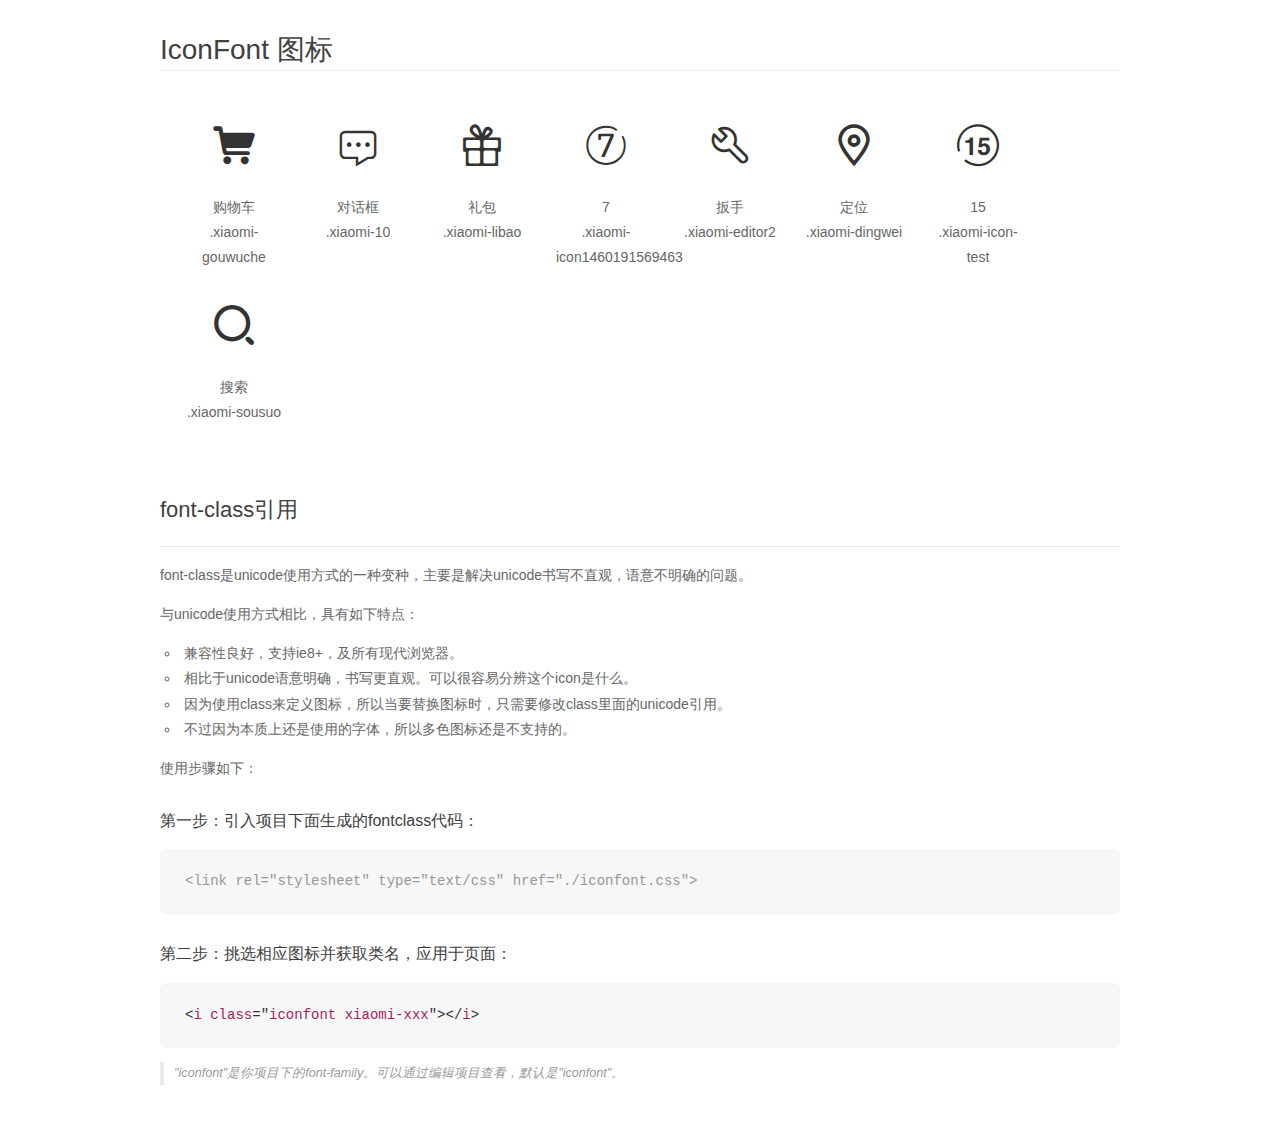
<file: css/font/demo_fontclass.html>
<!DOCTYPE html>
<html>
<head>
    <meta charset="utf-8"/>
    <title>IconFont</title>
    <link rel="stylesheet" href="demo.css">
    <link rel="stylesheet" href="iconfont.css">
</head>
<body>
    <div class="main markdown">
        <h1>IconFont 图标</h1>
        <ul class="icon_lists clear">
            
                <li>
                <i class="icon iconfont xiaomi-gouwuche"></i>
                    <div class="name">购物车</div>
                    <div class="fontclass">.xiaomi-gouwuche</div>
                </li>
            
                <li>
                <i class="icon iconfont xiaomi-10"></i>
                    <div class="name">对话框</div>
                    <div class="fontclass">.xiaomi-10</div>
                </li>
            
                <li>
                <i class="icon iconfont xiaomi-libao"></i>
                    <div class="name">礼包</div>
                    <div class="fontclass">.xiaomi-libao</div>
                </li>
            
                <li>
                <i class="icon iconfont xiaomi-icon1460191569463"></i>
                    <div class="name">7</div>
                    <div class="fontclass">.xiaomi-icon1460191569463</div>
                </li>
            
                <li>
                <i class="icon iconfont xiaomi-editor2"></i>
                    <div class="name">扳手</div>
                    <div class="fontclass">.xiaomi-editor2</div>
                </li>
            
                <li>
                <i class="icon iconfont xiaomi-dingwei"></i>
                    <div class="name">定位</div>
                    <div class="fontclass">.xiaomi-dingwei</div>
                </li>
            
                <li>
                <i class="icon iconfont xiaomi-icon-test"></i>
                    <div class="name">15</div>
                    <div class="fontclass">.xiaomi-icon-test</div>
                </li>
            
                <li>
                <i class="icon iconfont xiaomi-sousuo"></i>
                    <div class="name">搜索</div>
                    <div class="fontclass">.xiaomi-sousuo</div>
                </li>
            
        </ul>

        <h2 id="font-class-">font-class引用</h2>
        <hr>

        <p>font-class是unicode使用方式的一种变种，主要是解决unicode书写不直观，语意不明确的问题。</p>
        <p>与unicode使用方式相比，具有如下特点：</p>
        <ul>
        <li>兼容性良好，支持ie8+，及所有现代浏览器。</li>
        <li>相比于unicode语意明确，书写更直观。可以很容易分辨这个icon是什么。</li>
        <li>因为使用class来定义图标，所以当要替换图标时，只需要修改class里面的unicode引用。</li>
        <li>不过因为本质上还是使用的字体，所以多色图标还是不支持的。</li>
        </ul>
        <p>使用步骤如下：</p>
        <h3 id="-fontclass-">第一步：引入项目下面生成的fontclass代码：</h3>


        <pre><code class="lang-js hljs javascript"><span class="hljs-comment">&lt;link rel="stylesheet" type="text/css" href="./iconfont.css"&gt;</span></code></pre>
        <h3 id="-">第二步：挑选相应图标并获取类名，应用于页面：</h3>
        <pre><code class="lang-css hljs">&lt;<span class="hljs-selector-tag">i</span> <span class="hljs-selector-tag">class</span>="<span class="hljs-selector-tag">iconfont</span> <span class="hljs-selector-tag">xiaomi-xxx</span>"&gt;&lt;/<span class="hljs-selector-tag">i</span>&gt;</code></pre>
        <blockquote>
        <p>"iconfont"是你项目下的font-family。可以通过编辑项目查看，默认是"iconfont"。</p>
        </blockquote>
    </div>
</body>
</html>
</file>
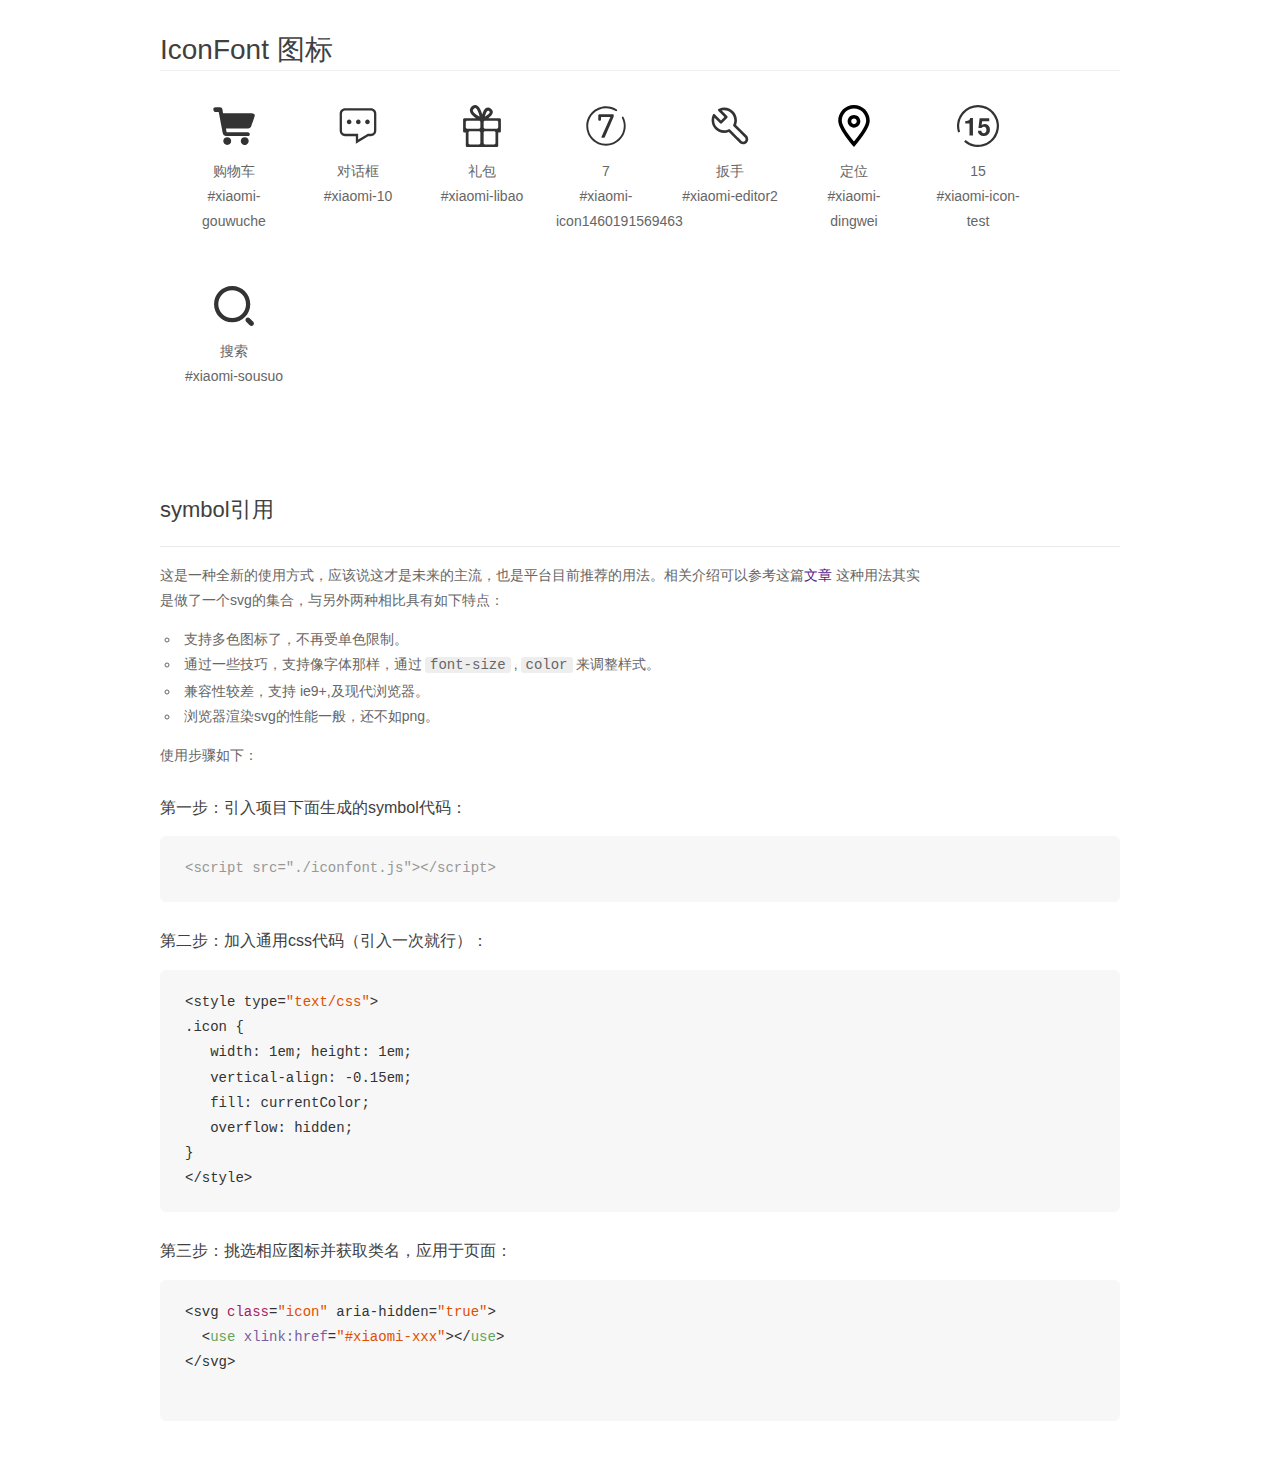
<file: css/font/demo_symbol.html>
<!DOCTYPE html>
<html>
<head>
    <meta charset="utf-8"/>
    <title>IconFont</title>
    <link rel="stylesheet" href="demo.css">
    <script src="iconfont.js"></script>

    <style type="text/css">
        .icon {
          /* 通过设置 font-size 来改变图标大小 */
          width: 1em; height: 1em;
          /* 图标和文字相邻时，垂直对齐 */
          vertical-align: -0.15em;
          /* 通过设置 color 来改变 SVG 的颜色/fill */
          fill: currentColor;
          /* path 和 stroke 溢出 viewBox 部分在 IE 下会显示
             normalize.css 中也包含这行 */
          overflow: hidden;
        }

    </style>
</head>
<body>
    <div class="main markdown">
        <h1>IconFont 图标</h1>
        <ul class="icon_lists clear">
            
                <li>
                    <svg class="icon" aria-hidden="true">
                        <use xlink:href="#xiaomi-gouwuche"></use>
                    </svg>
                    <div class="name">购物车</div>
                    <div class="fontclass">#xiaomi-gouwuche</div>
                </li>
            
                <li>
                    <svg class="icon" aria-hidden="true">
                        <use xlink:href="#xiaomi-10"></use>
                    </svg>
                    <div class="name">对话框</div>
                    <div class="fontclass">#xiaomi-10</div>
                </li>
            
                <li>
                    <svg class="icon" aria-hidden="true">
                        <use xlink:href="#xiaomi-libao"></use>
                    </svg>
                    <div class="name">礼包</div>
                    <div class="fontclass">#xiaomi-libao</div>
                </li>
            
                <li>
                    <svg class="icon" aria-hidden="true">
                        <use xlink:href="#xiaomi-icon1460191569463"></use>
                    </svg>
                    <div class="name">7</div>
                    <div class="fontclass">#xiaomi-icon1460191569463</div>
                </li>
            
                <li>
                    <svg class="icon" aria-hidden="true">
                        <use xlink:href="#xiaomi-editor2"></use>
                    </svg>
                    <div class="name">扳手</div>
                    <div class="fontclass">#xiaomi-editor2</div>
                </li>
            
                <li>
                    <svg class="icon" aria-hidden="true">
                        <use xlink:href="#xiaomi-dingwei"></use>
                    </svg>
                    <div class="name">定位</div>
                    <div class="fontclass">#xiaomi-dingwei</div>
                </li>
            
                <li>
                    <svg class="icon" aria-hidden="true">
                        <use xlink:href="#xiaomi-icon-test"></use>
                    </svg>
                    <div class="name">15</div>
                    <div class="fontclass">#xiaomi-icon-test</div>
                </li>
            
                <li>
                    <svg class="icon" aria-hidden="true">
                        <use xlink:href="#xiaomi-sousuo"></use>
                    </svg>
                    <div class="name">搜索</div>
                    <div class="fontclass">#xiaomi-sousuo</div>
                </li>
            
        </ul>


        <h2 id="symbol-">symbol引用</h2>
        <hr>

        <p>这是一种全新的使用方式，应该说这才是未来的主流，也是平台目前推荐的用法。相关介绍可以参考这篇<a href="">文章</a>
        这种用法其实是做了一个svg的集合，与另外两种相比具有如下特点：</p>
        <ul>
          <li>支持多色图标了，不再受单色限制。</li>
          <li>通过一些技巧，支持像字体那样，通过<code>font-size</code>,<code>color</code>来调整样式。</li>
          <li>兼容性较差，支持 ie9+,及现代浏览器。</li>
          <li>浏览器渲染svg的性能一般，还不如png。</li>
        </ul>
        <p>使用步骤如下：</p>
        <h3 id="-symbol-">第一步：引入项目下面生成的symbol代码：</h3>
        <pre><code class="lang-js hljs javascript"><span class="hljs-comment">&lt;script src="./iconfont.js"&gt;&lt;/script&gt;</span></code></pre>
        <h3 id="-css-">第二步：加入通用css代码（引入一次就行）：</h3>
        <pre><code class="lang-js hljs javascript">&lt;style type=<span class="hljs-string">"text/css"</span>&gt;
.icon {
   width: <span class="hljs-number">1</span>em; height: <span class="hljs-number">1</span>em;
   vertical-align: <span class="hljs-number">-0.15</span>em;
   fill: currentColor;
   overflow: hidden;
}
&lt;<span class="hljs-regexp">/style&gt;</span></code></pre>
        <h3 id="-">第三步：挑选相应图标并获取类名，应用于页面：</h3>
        <pre><code class="lang-js hljs javascript">&lt;svg <span class="hljs-class"><span class="hljs-keyword">class</span></span>=<span class="hljs-string">"icon"</span> aria-hidden=<span class="hljs-string">"true"</span>&gt;<span class="xml"><span class="hljs-tag">
  &lt;<span class="hljs-name">use</span> <span class="hljs-attr">xlink:href</span>=<span class="hljs-string">"#xiaomi-xxx"</span>&gt;</span><span class="hljs-tag">&lt;/<span class="hljs-name">use</span>&gt;</span>
</span>&lt;<span class="hljs-regexp">/svg&gt;
        </span></code></pre>
    </div>
</body>
</html>
</file>
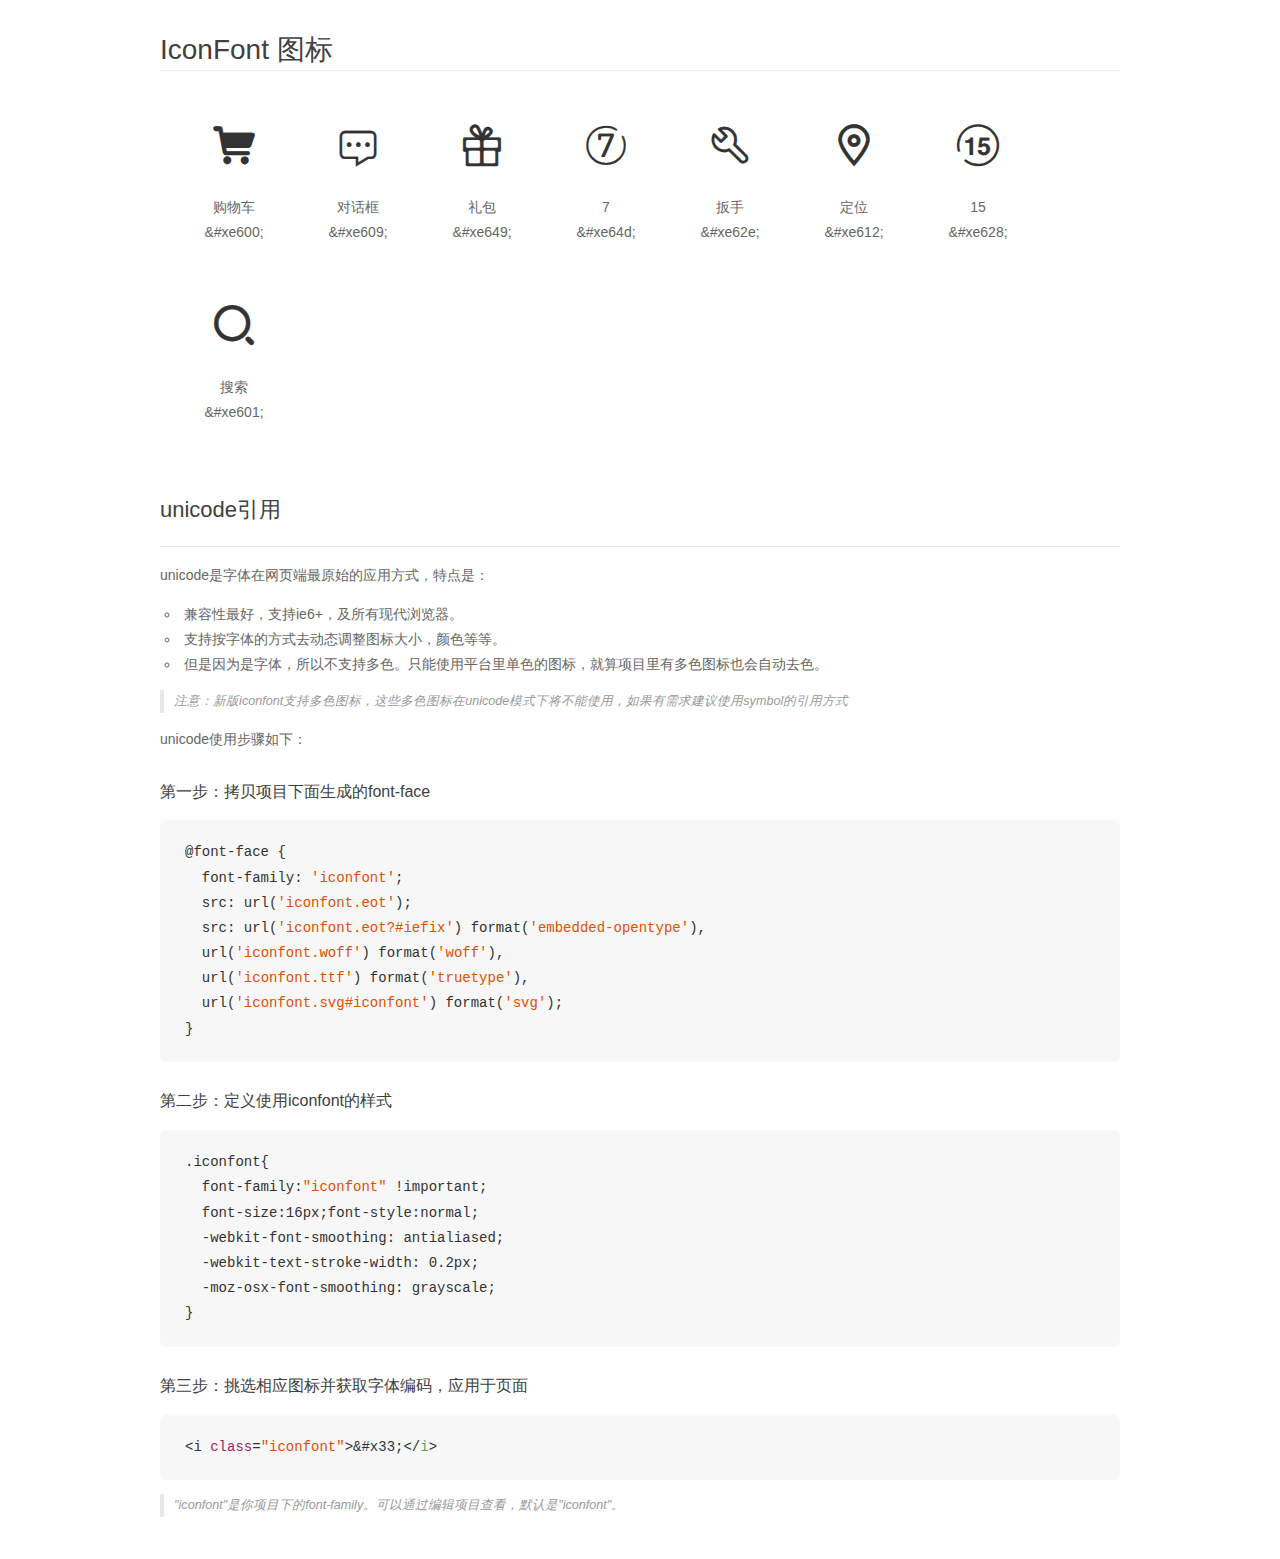
<file: css/font/demo_unicode.html>
<!DOCTYPE html>
<html>
<head>
    <meta charset="utf-8"/>
    <title>IconFont</title>
    <link rel="stylesheet" href="demo.css">

    <style type="text/css">

        @font-face {font-family: "iconfont";
          src: url('iconfont.eot'); /* IE9*/
          src: url('iconfont.eot#iefix') format('embedded-opentype'), /* IE6-IE8 */
          url('iconfont.woff') format('woff'), /* chrome, firefox */
          url('iconfont.ttf') format('truetype'), /* chrome, firefox, opera, Safari, Android, iOS 4.2+*/
          url('iconfont.svg#iconfont') format('svg'); /* iOS 4.1- */
        }

        .iconfont {
          font-family:"iconfont" !important;
          font-size:16px;
          font-style:normal;
          -webkit-font-smoothing: antialiased;
          -webkit-text-stroke-width: 0.2px;
          -moz-osx-font-smoothing: grayscale;
        }

    </style>
</head>
<body>
    <div class="main markdown">
        <h1>IconFont 图标</h1>
        <ul class="icon_lists clear">
            
                <li>
                <i class="icon iconfont">&#xe600;</i>
                    <div class="name">购物车</div>
                    <div class="code">&amp;#xe600;</div>
                </li>
            
                <li>
                <i class="icon iconfont">&#xe609;</i>
                    <div class="name">对话框</div>
                    <div class="code">&amp;#xe609;</div>
                </li>
            
                <li>
                <i class="icon iconfont">&#xe649;</i>
                    <div class="name">礼包</div>
                    <div class="code">&amp;#xe649;</div>
                </li>
            
                <li>
                <i class="icon iconfont">&#xe64d;</i>
                    <div class="name">7</div>
                    <div class="code">&amp;#xe64d;</div>
                </li>
            
                <li>
                <i class="icon iconfont">&#xe62e;</i>
                    <div class="name">扳手</div>
                    <div class="code">&amp;#xe62e;</div>
                </li>
            
                <li>
                <i class="icon iconfont">&#xe612;</i>
                    <div class="name">定位</div>
                    <div class="code">&amp;#xe612;</div>
                </li>
            
                <li>
                <i class="icon iconfont">&#xe628;</i>
                    <div class="name">15</div>
                    <div class="code">&amp;#xe628;</div>
                </li>
            
                <li>
                <i class="icon iconfont">&#xe601;</i>
                    <div class="name">搜索</div>
                    <div class="code">&amp;#xe601;</div>
                </li>
            
        </ul>
        <h2 id="unicode-">unicode引用</h2>
        <hr>

        <p>unicode是字体在网页端最原始的应用方式，特点是：</p>
        <ul>
        <li>兼容性最好，支持ie6+，及所有现代浏览器。</li>
        <li>支持按字体的方式去动态调整图标大小，颜色等等。</li>
        <li>但是因为是字体，所以不支持多色。只能使用平台里单色的图标，就算项目里有多色图标也会自动去色。</li>
        </ul>
        <blockquote>
        <p>注意：新版iconfont支持多色图标，这些多色图标在unicode模式下将不能使用，如果有需求建议使用symbol的引用方式</p>
        </blockquote>
        <p>unicode使用步骤如下：</p>
        <h3 id="-font-face">第一步：拷贝项目下面生成的font-face</h3>
        <pre><code class="lang-js hljs javascript">@font-face {
  font-family: <span class="hljs-string">'iconfont'</span>;
  src: url(<span class="hljs-string">'iconfont.eot'</span>);
  src: url(<span class="hljs-string">'iconfont.eot?#iefix'</span>) format(<span class="hljs-string">'embedded-opentype'</span>),
  url(<span class="hljs-string">'iconfont.woff'</span>) format(<span class="hljs-string">'woff'</span>),
  url(<span class="hljs-string">'iconfont.ttf'</span>) format(<span class="hljs-string">'truetype'</span>),
  url(<span class="hljs-string">'iconfont.svg#iconfont'</span>) format(<span class="hljs-string">'svg'</span>);
}
</code></pre>
        <h3 id="-iconfont-">第二步：定义使用iconfont的样式</h3>
        <pre><code class="lang-js hljs javascript">.iconfont{
  font-family:<span class="hljs-string">"iconfont"</span> !important;
  font-size:<span class="hljs-number">16</span>px;font-style:normal;
  -webkit-font-smoothing: antialiased;
  -webkit-text-stroke-width: <span class="hljs-number">0.2</span>px;
  -moz-osx-font-smoothing: grayscale;
}
</code></pre>
        <h3 id="-">第三步：挑选相应图标并获取字体编码，应用于页面</h3>
        <pre><code class="lang-js hljs javascript">&lt;i <span class="hljs-class"><span class="hljs-keyword">class</span></span>=<span class="hljs-string">"iconfont"</span>&gt;&amp;#x33;<span class="xml"><span class="hljs-tag">&lt;/<span class="hljs-name">i</span>&gt;</span></span></code></pre>

        <blockquote>
        <p>"iconfont"是你项目下的font-family。可以通过编辑项目查看，默认是"iconfont"。</p>
        </blockquote>
    </div>


</body>
</html>
</file>
<file: css/font/iconfont.css>
@font-face {font-family: "iconfont";
  src: url('iconfont.eot?t=1506856380736'); /* IE9*/
  src: url('iconfont.eot?t=1506856380736#iefix') format('embedded-opentype'), /* IE6-IE8 */
  url('[data-uri]') format('woff'),
  url('iconfont.ttf?t=1506856380736') format('truetype'), /* chrome, firefox, opera, Safari, Android, iOS 4.2+*/
  url('iconfont.svg?t=1506856380736#iconfont') format('svg'); /* iOS 4.1- */
}

[class^='xiaomi'],[class*='xiaomi'] {
  font-family:"iconfont" !important;
  font-size:16px;
  font-style:normal;
  -webkit-font-smoothing: antialiased;
  -moz-osx-font-smoothing: grayscale;
}

.xiaomi-gouwuche:before { content: "\e600"; }

.xiaomi-10:before { content: "\e609"; }

.xiaomi-libao:before { content: "\e649"; }

.xiaomi-icon1460191569463:before { content: "\e64d"; }

.xiaomi-editor2:before { content: "\e62e"; }

.xiaomi-dingwei:before { content: "\e612"; }

.xiaomi-icon-test:before { content: "\e628"; }

.xiaomi-sousuo:before { content: "\e601"; }
</file>
<file: css/font/demo.css>
*{margin: 0;padding: 0;list-style: none;}
/*
KISSY CSS Reset
理念：1. reset 的目的不是清除浏览器的默认样式，这仅是部分工作。清除和重置是紧密不可分的。
2. reset 的目的不是让默认样式在所有浏览器下一致，而是减少默认样式有可能带来的问题。
3. reset 期望提供一套普适通用的基础样式。但没有银弹，推荐根据具体需求，裁剪和修改后再使用。
特色：1. 适应中文；2. 基于最新主流浏览器。
维护：玉伯<lifesinger@gmail.com>, 正淳<ragecarrier@gmail.com>
 */

/** 清除内外边距 **/
body, h1, h2, h3, h4, h5, h6, hr, p, blockquote, /* structural elements 结构元素 */
dl, dt, dd, ul, ol, li, /* list elements 列表元素 */
pre, /* text formatting elements 文本格式元素 */
form, fieldset, legend, button, input, textarea, /* form elements 表单元素 */
th, td /* table elements 表格元素 */ {
  margin: 0;
  padding: 0;
}

/** 设置默认字体 **/
body,
button, input, select, textarea /* for ie */ {
  font: 12px/1.5 tahoma, arial, \5b8b\4f53, sans-serif;
}
h1, h2, h3, h4, h5, h6 { font-size: 100%; }
address, cite, dfn, em, var { font-style: normal; } /* 将斜体扶正 */
code, kbd, pre, samp { font-family: courier new, courier, monospace; } /* 统一等宽字体 */
small { font-size: 12px; } /* 小于 12px 的中文很难阅读，让 small 正常化 */

/** 重置列表元素 **/
ul, ol { list-style: none; }

/** 重置文本格式元素 **/
a { text-decoration: none; }
a:hover { text-decoration: underline; }


/** 重置表单元素 **/
legend { color: #000; } /* for ie6 */
fieldset, img { border: 0; } /* img 搭车：让链接里的 img 无边框 */
button, input, select, textarea { font-size: 100%; } /* 使得表单元素在 ie 下能继承字体大小 */
/* 注：optgroup 无法扶正 */

/** 重置表格元素 **/
table { border-collapse: collapse; border-spacing: 0; }

/* 清除浮动 */
.ks-clear:after, .clear:after {
  content: '\20';
  display: block;
  height: 0;
  clear: both;
}
.ks-clear, .clear {
  *zoom: 1;
}

.main {
  padding: 30px 100px;
width: 960px;
margin: 0 auto;
}
.main h1{font-size:36px; color:#333; text-align:left;margin-bottom:30px; border-bottom: 1px solid #eee;}

.helps{margin-top:40px;}
.helps pre{
  padding:20px;
  margin:10px 0;
  border:solid 1px #e7e1cd;
  background-color: #fffdef;
  overflow: auto;
}

.icon_lists{
  width: 100% !important;

}

.icon_lists li{
  float:left;
  width: 100px;
  height:180px;
  text-align: center;
  list-style: none !important;
}
.icon_lists .icon{
  font-size: 42px;
  line-height: 100px;
  margin: 10px 0;
  color:#333;
  -webkit-transition: font-size 0.25s ease-out 0s;
  -moz-transition: font-size 0.25s ease-out 0s;
  transition: font-size 0.25s ease-out 0s;

}
.icon_lists .icon:hover{
  font-size: 100px;
}



.markdown {
  color: #666;
  font-size: 14px;
  line-height: 1.8;
}

.highlight {
  line-height: 1.5;
}

.markdown img {
  vertical-align: middle;
  max-width: 100%;
}

.markdown h1 {
  color: #404040;
  font-weight: 500;
  line-height: 40px;
  margin-bottom: 24px;
}

.markdown h2,
.markdown h3,
.markdown h4,
.markdown h5,
.markdown h6 {
  color: #404040;
  margin: 1.6em 0 0.6em 0;
  font-weight: 500;
  clear: both;
}

.markdown h1 {
  font-size: 28px;
}

.markdown h2 {
  font-size: 22px;
}

.markdown h3 {
  font-size: 16px;
}

.markdown h4 {
  font-size: 14px;
}

.markdown h5 {
  font-size: 12px;
}

.markdown h6 {
  font-size: 12px;
}

.markdown hr {
  height: 1px;
  border: 0;
  background: #e9e9e9;
  margin: 16px 0;
  clear: both;
}

.markdown p,
.markdown pre {
  margin: 1em 0;
}

.markdown > p,
.markdown > blockquote,
.markdown > .highlight,
.markdown > ol,
.markdown > ul {
  width: 80%;
}

.markdown ul > li {
  list-style: circle;
}

.markdown > ul li,
.markdown blockquote ul > li {
  margin-left: 20px;
  padding-left: 4px;
}

.markdown > ul li p,
.markdown > ol li p {
  margin: 0.6em 0;
}

.markdown ol > li {
  list-style: decimal;
}

.markdown > ol li,
.markdown blockquote ol > li {
  margin-left: 20px;
  padding-left: 4px;
}

.markdown code {
  margin: 0 3px;
  padding: 0 5px;
  background: #eee;
  border-radius: 3px;
}

.markdown pre {
  border-radius: 6px;
  background: #f7f7f7;
  padding: 20px;
}

.markdown pre code {
  border: none;
  background: #f7f7f7;
  margin: 0;
}

.markdown strong,
.markdown b {
  font-weight: 600;
}

.markdown > table {
  border-collapse: collapse;
  border-spacing: 0px;
  empty-cells: show;
  border: 1px solid #e9e9e9;
  width: 95%;
  margin-bottom: 24px;
}

.markdown > table th {
  white-space: nowrap;
  color: #333;
  font-weight: 600;

}

.markdown > table th,
.markdown > table td {
  border: 1px solid #e9e9e9;
  padding: 8px 16px;
  text-align: left;
}

.markdown > table th {
  background: #F7F7F7;
}

.markdown blockquote {
  font-size: 90%;
  color: #999;
  border-left: 4px solid #e9e9e9;
  padding-left: 0.8em;
  margin: 1em 0;
  font-style: italic;
}

.markdown blockquote p {
  margin: 0;
}

.markdown .anchor {
  opacity: 0;
  transition: opacity 0.3s ease;
  margin-left: 8px;
}

.markdown .waiting {
  color: #ccc;
}

.markdown h1:hover .anchor,
.markdown h2:hover .anchor,
.markdown h3:hover .anchor,
.markdown h4:hover .anchor,
.markdown h5:hover .anchor,
.markdown h6:hover .anchor {
  opacity: 1;
  display: inline-block;
}

.markdown > br,
.markdown > p > br {
  clear: both;
}


.hljs {
  display: block;
  background: white;
  padding: 0.5em;
  color: #333333;
  overflow-x: auto;
}

.hljs-comment,
.hljs-meta {
  color: #969896;
}

.hljs-string,
.hljs-variable,
.hljs-template-variable,
.hljs-strong,
.hljs-emphasis,
.hljs-quote {
  color: #df5000;
}

.hljs-keyword,
.hljs-selector-tag,
.hljs-type {
  color: #a71d5d;
}

.hljs-literal,
.hljs-symbol,
.hljs-bullet,
.hljs-attribute {
  color: #0086b3;
}

.hljs-section,
.hljs-name {
  color: #63a35c;
}

.hljs-tag {
  color: #333333;
}

.hljs-title,
.hljs-attr,
.hljs-selector-id,
.hljs-selector-class,
.hljs-selector-attr,
.hljs-selector-pseudo {
  color: #795da3;
}

.hljs-addition {
  color: #55a532;
  background-color: #eaffea;
}

.hljs-deletion {
  color: #bd2c00;
  background-color: #ffecec;
}

.hljs-link {
  text-decoration: underline;
}

pre{
  background: #fff;
}
</file>
